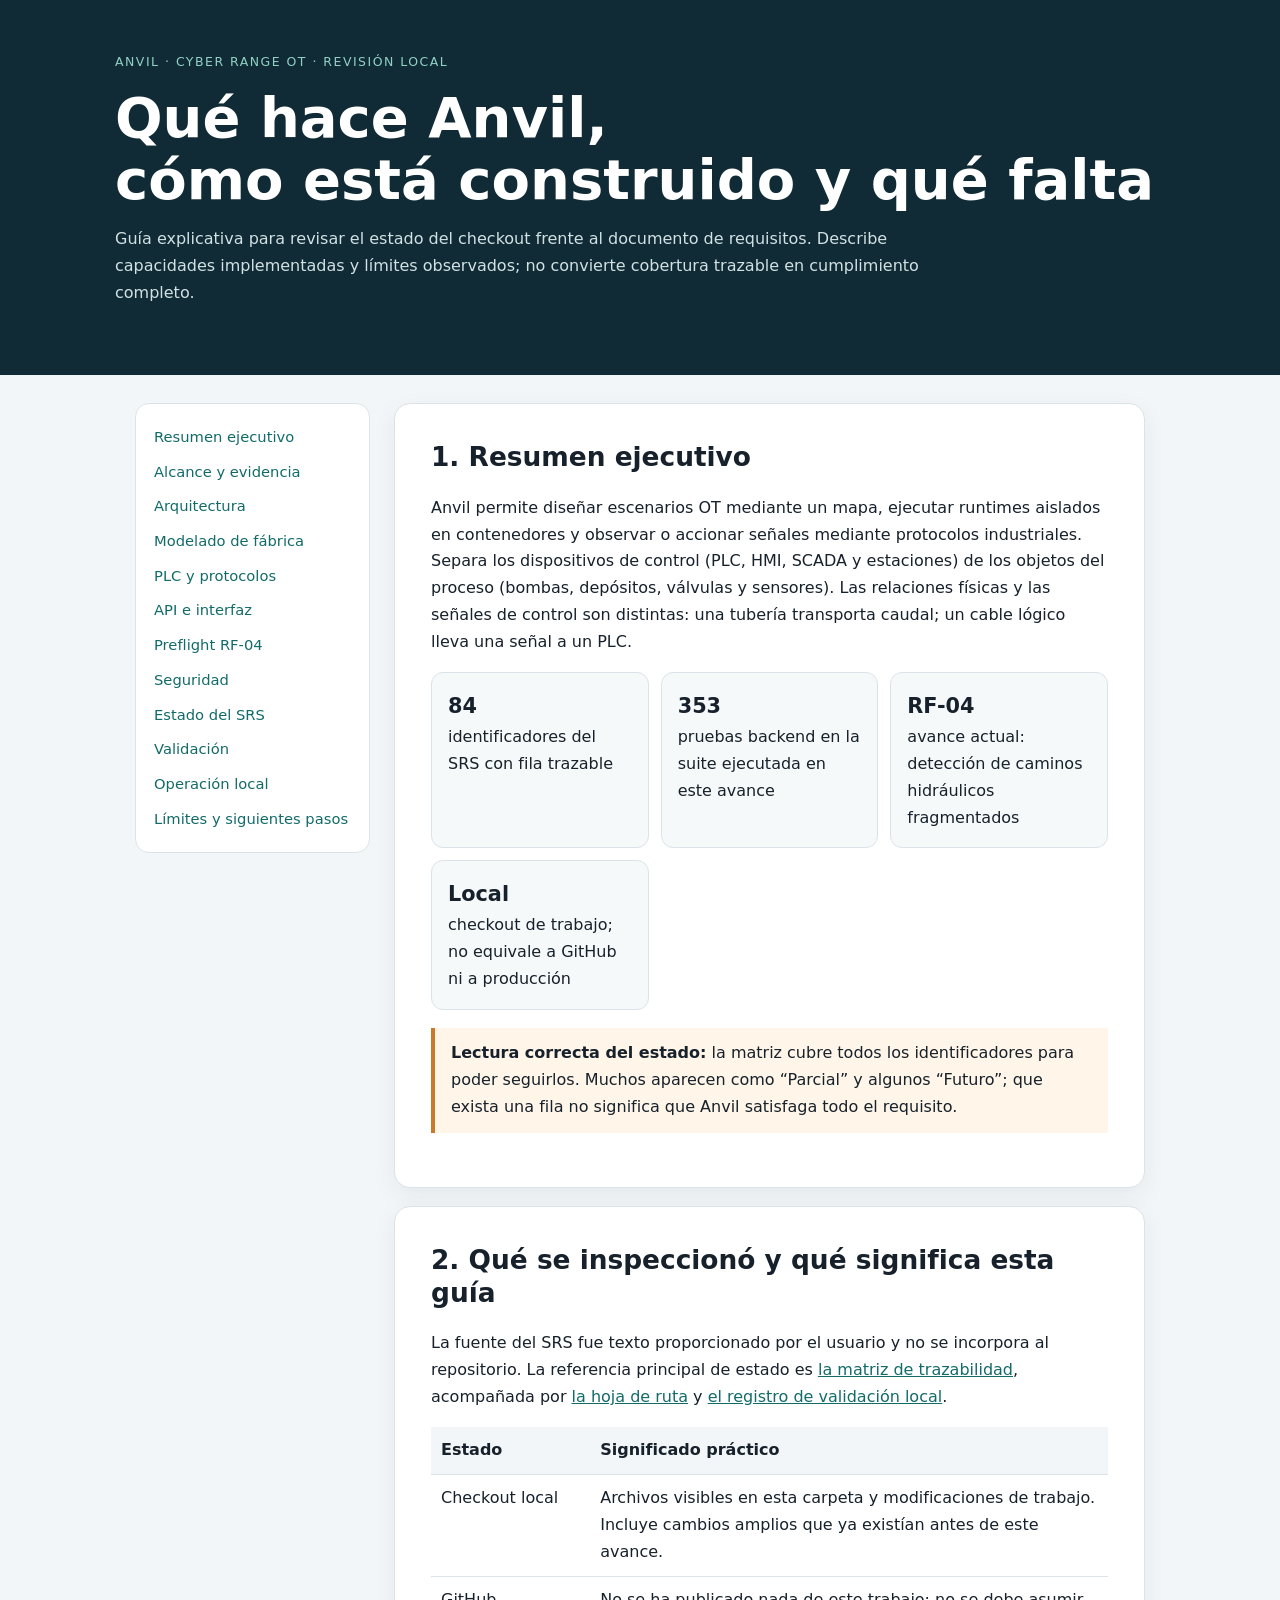
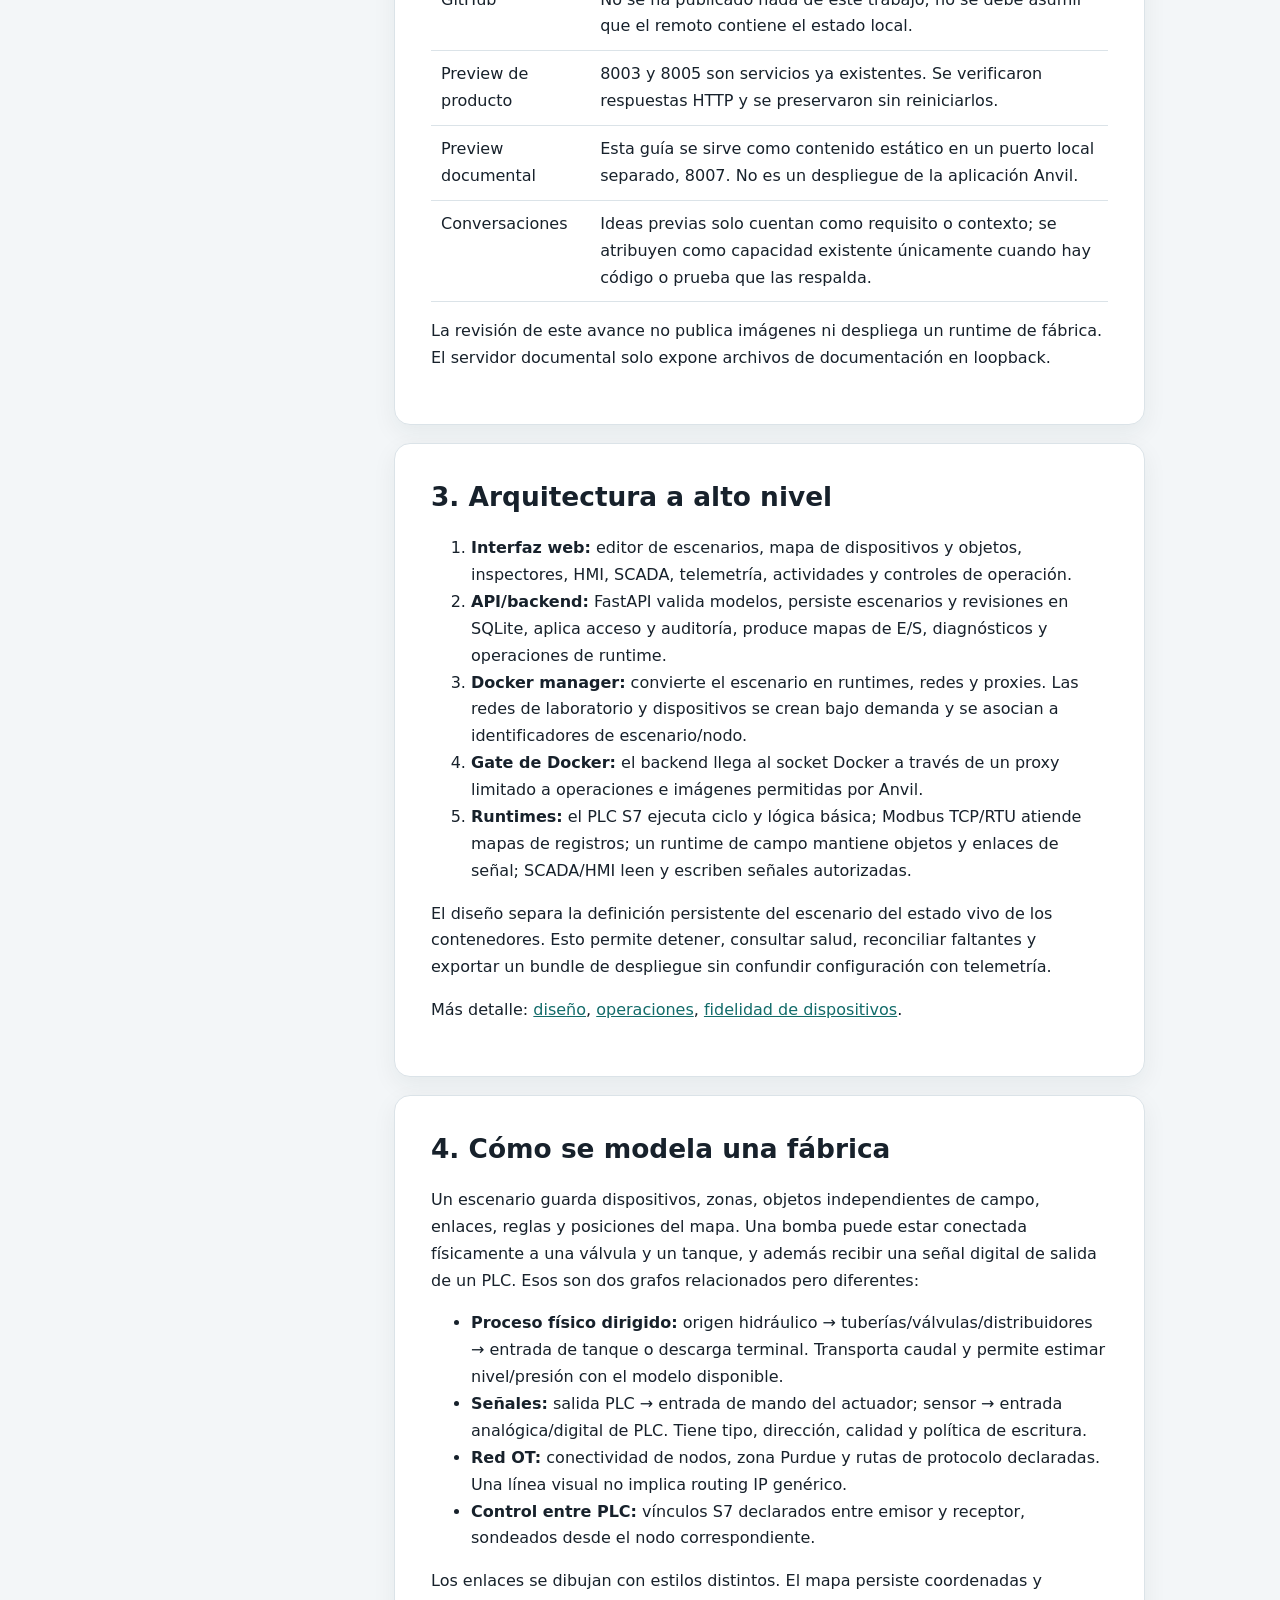
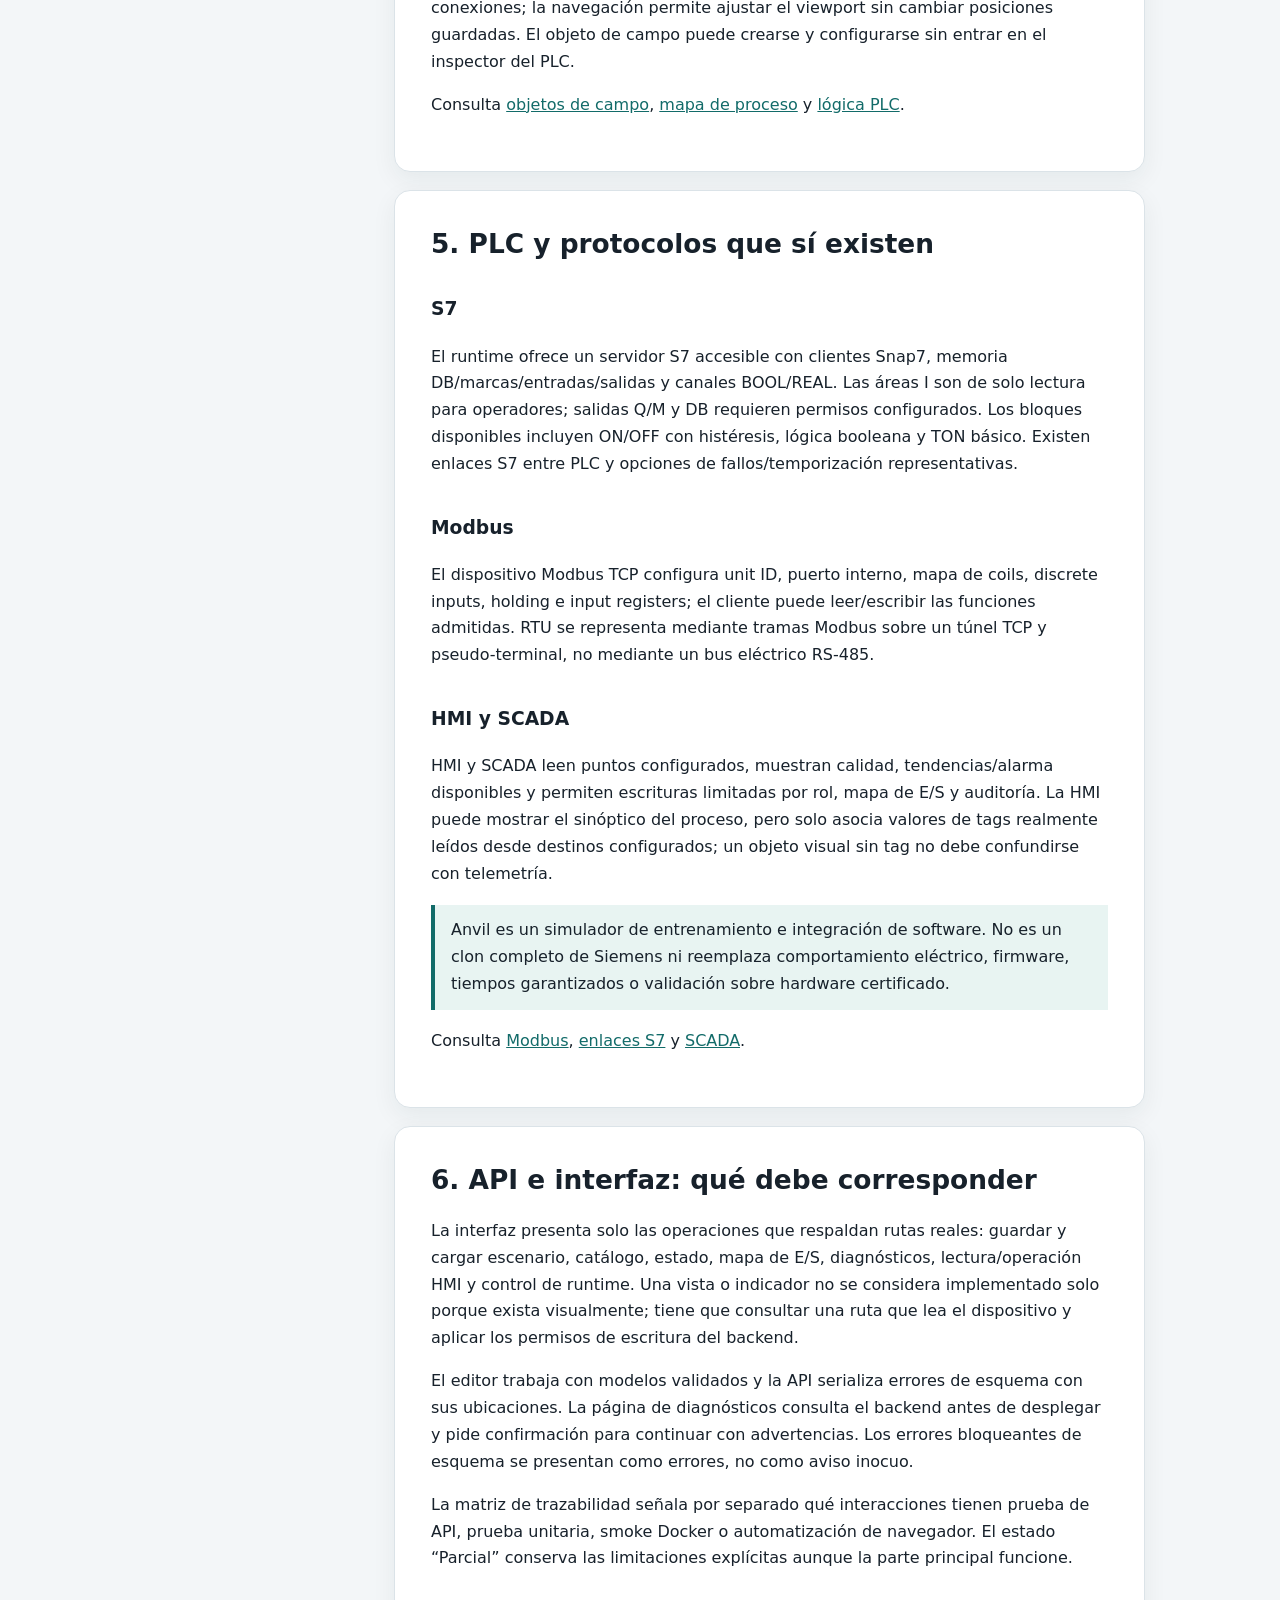
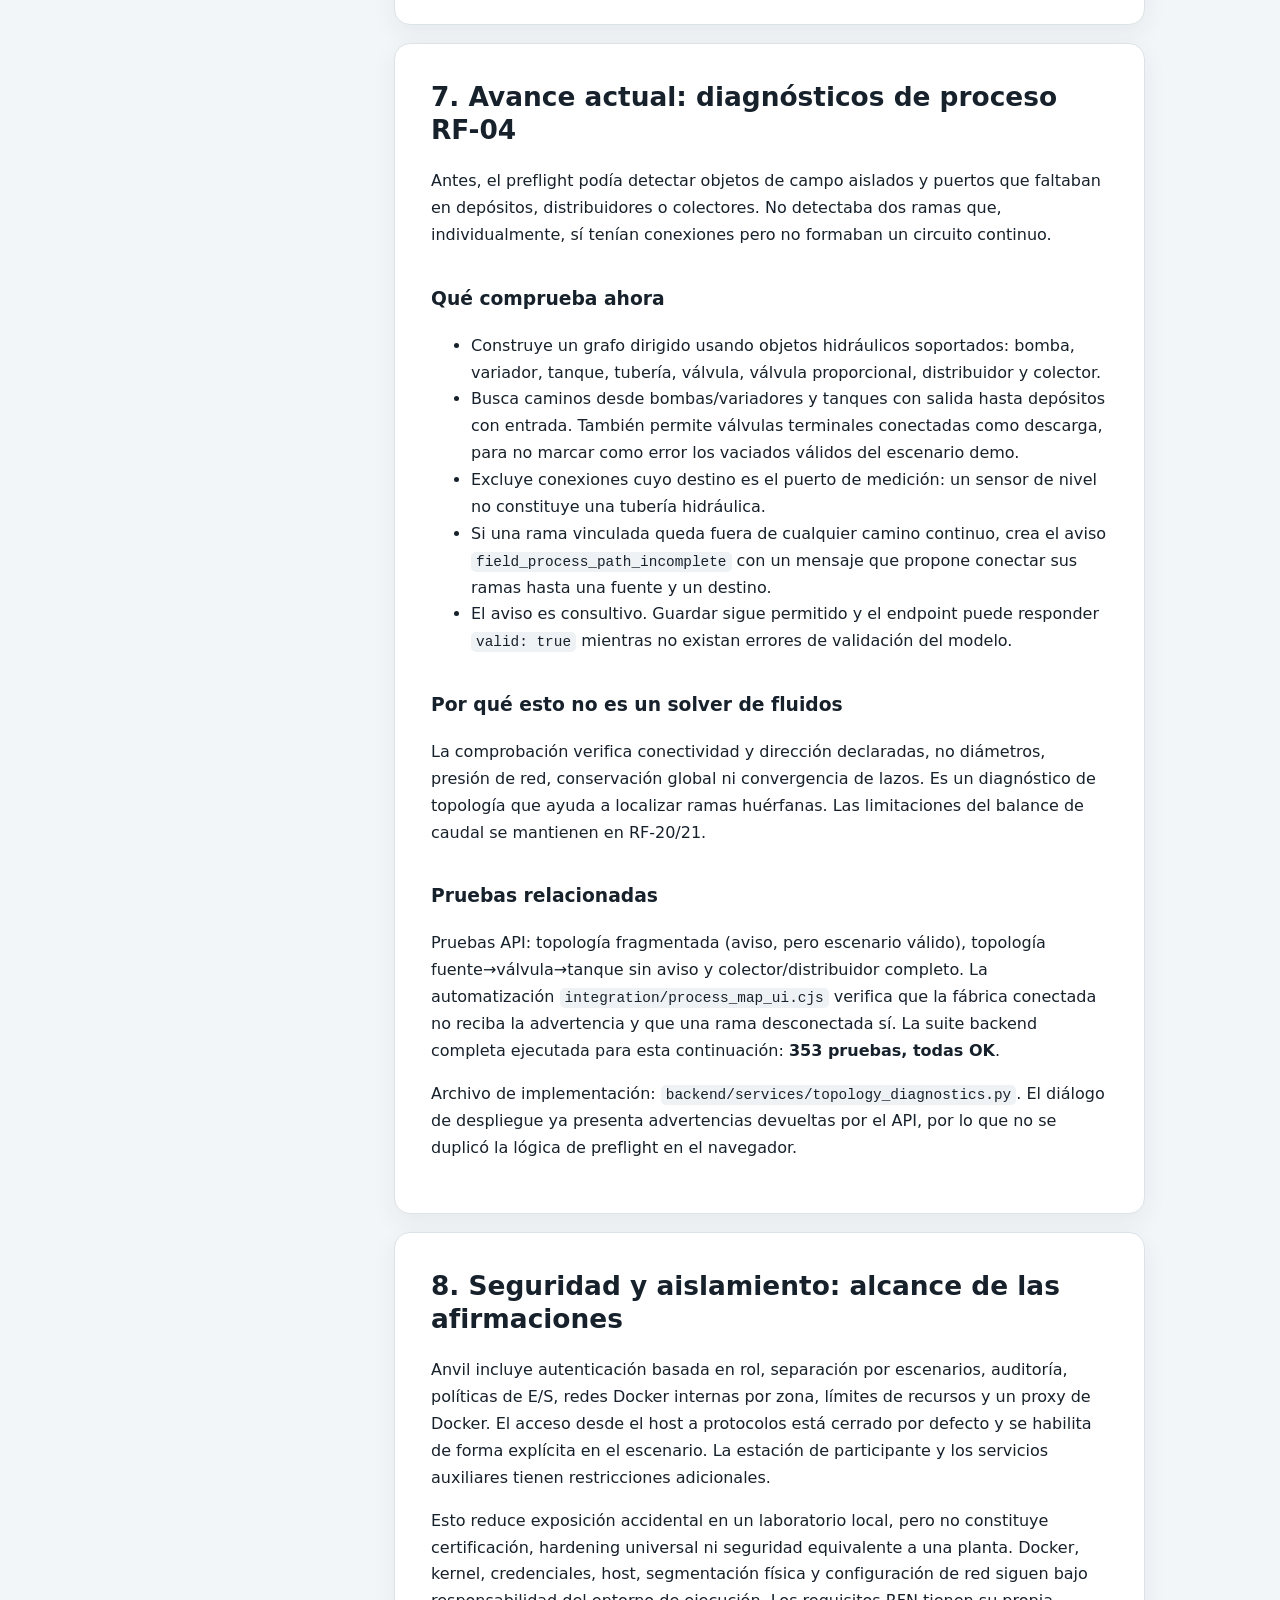
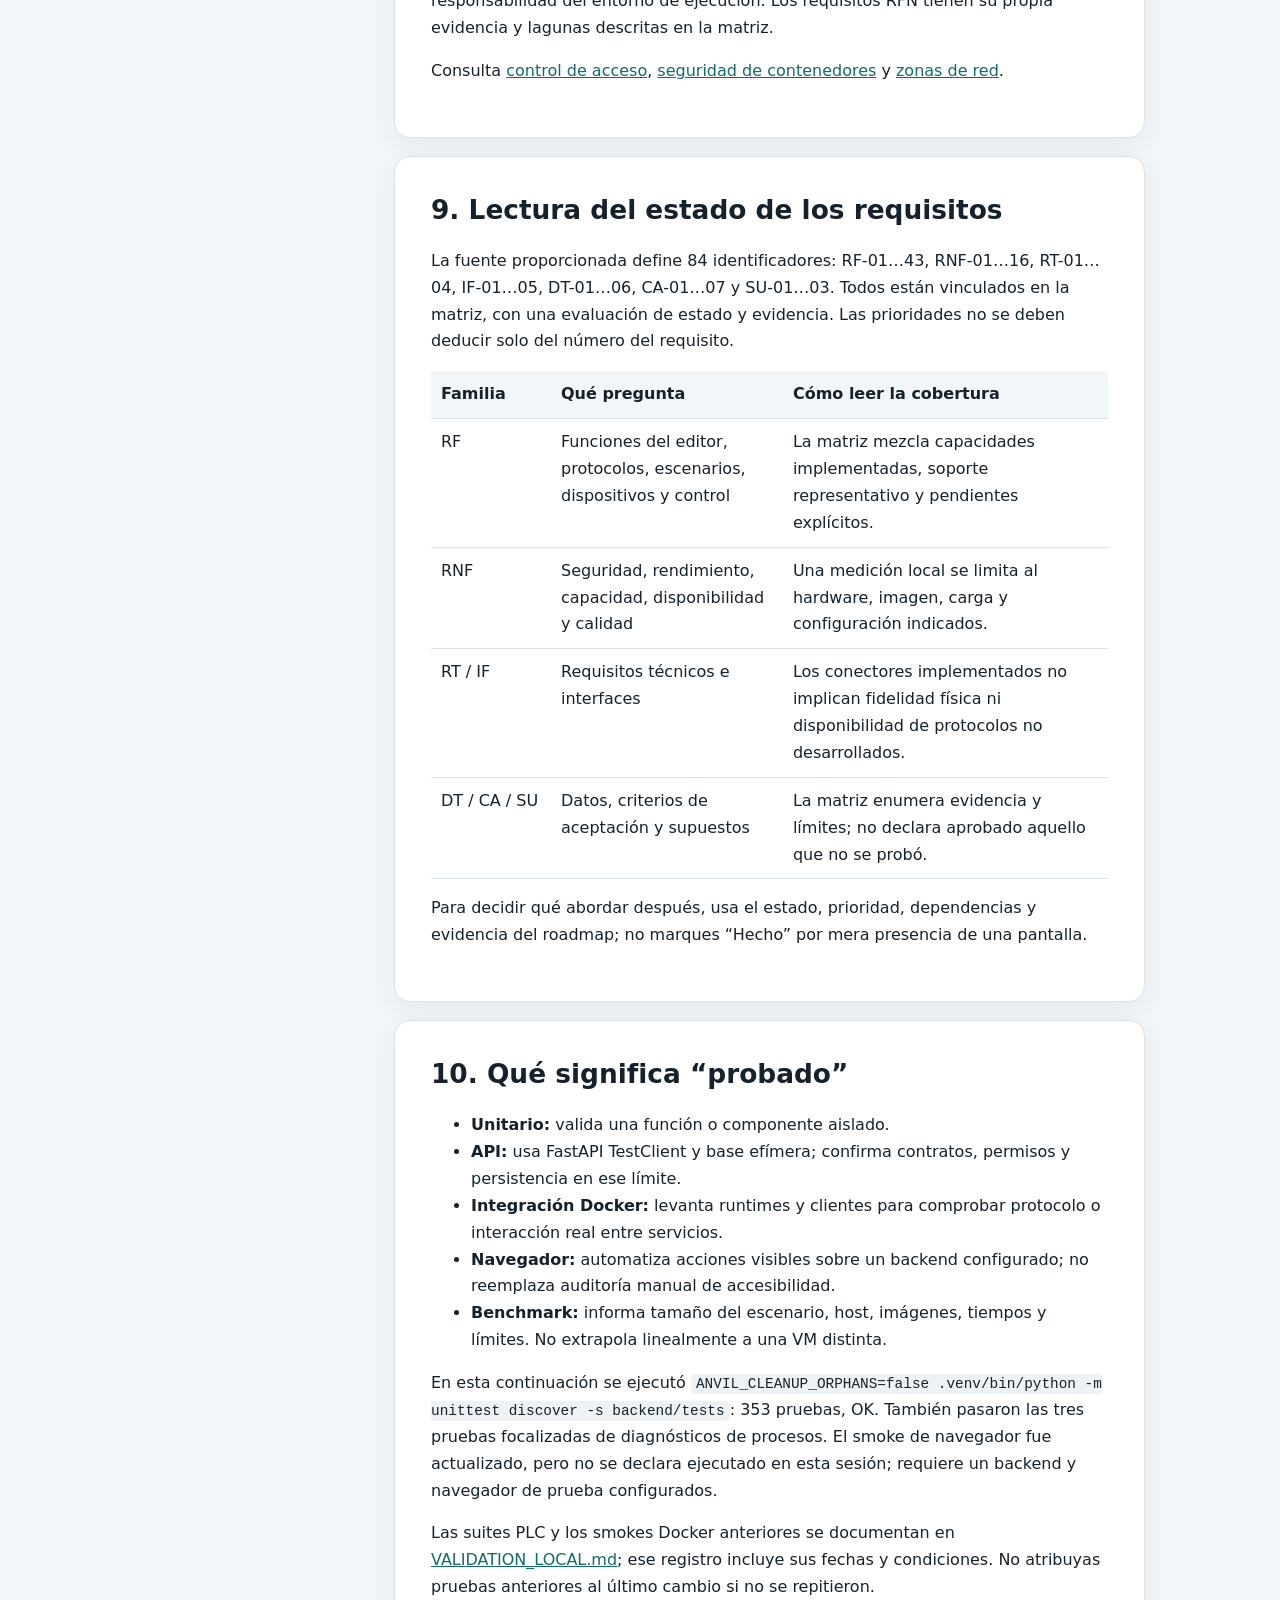
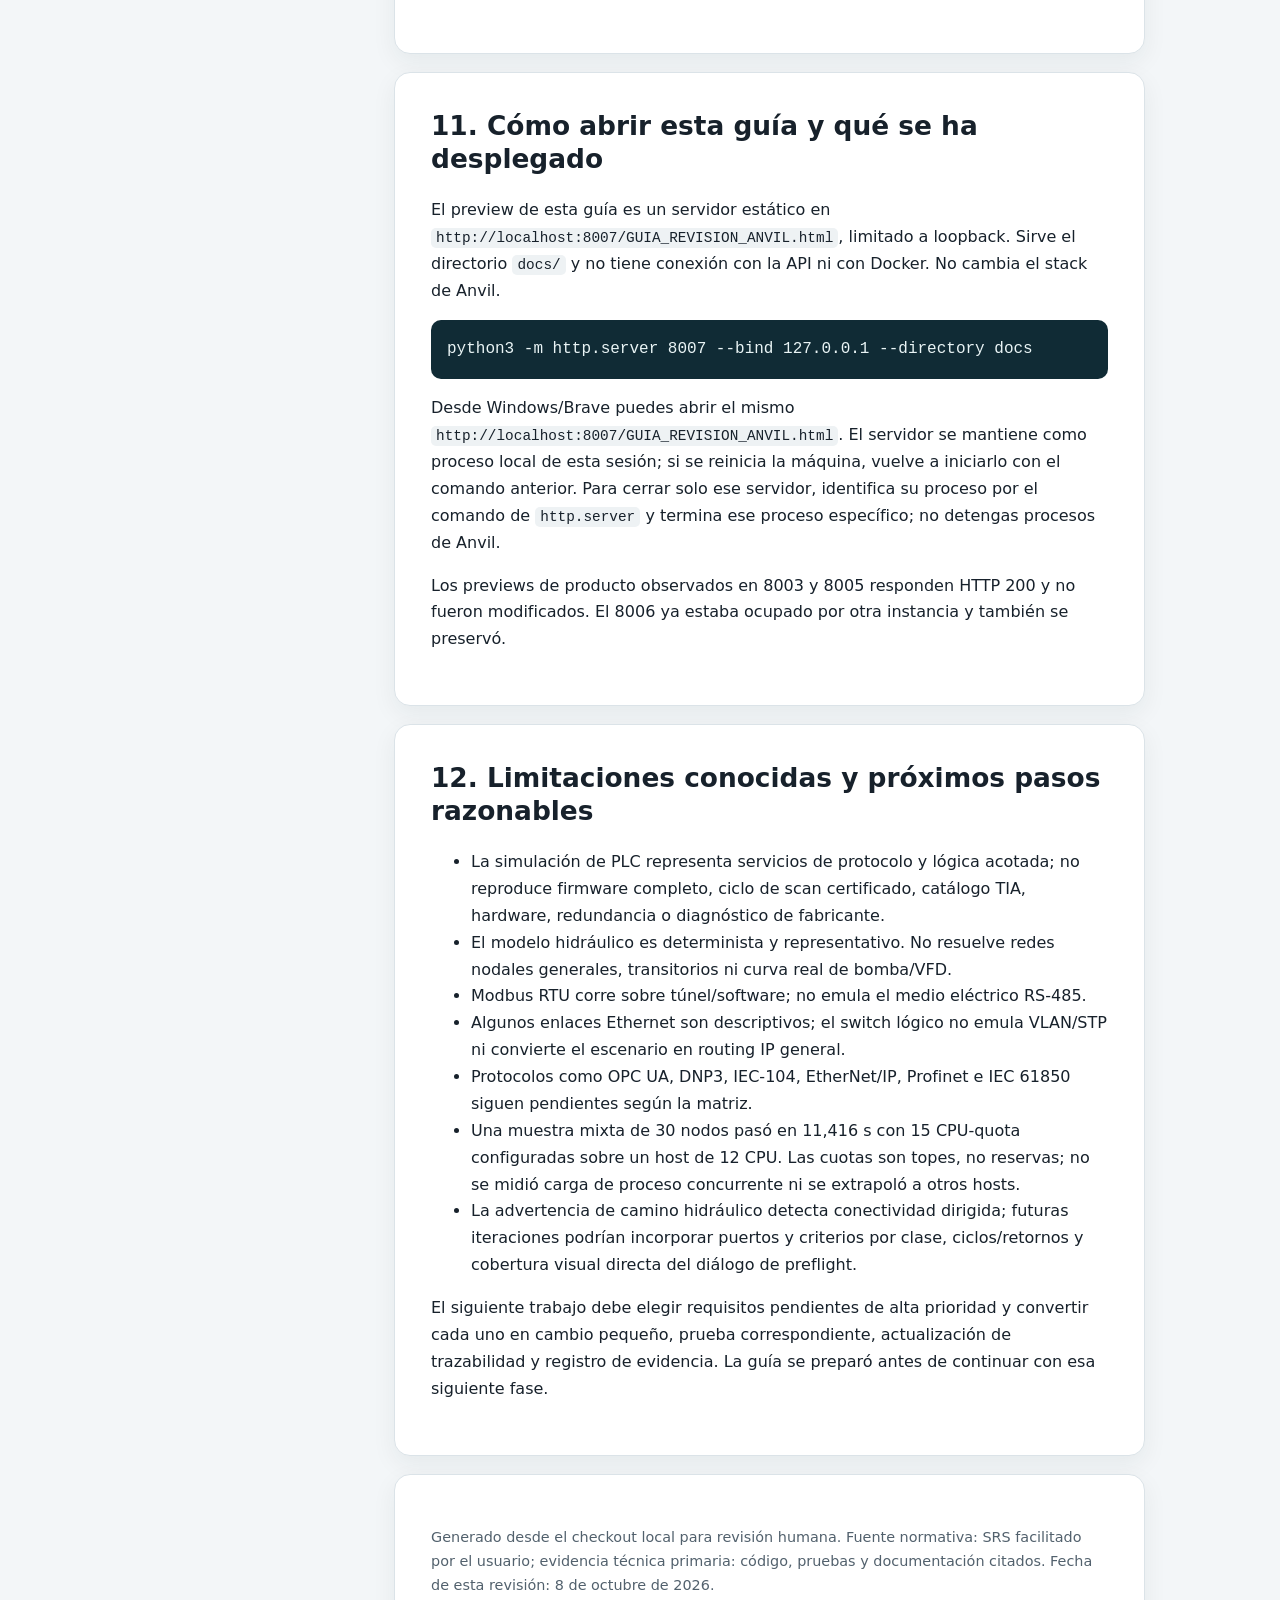
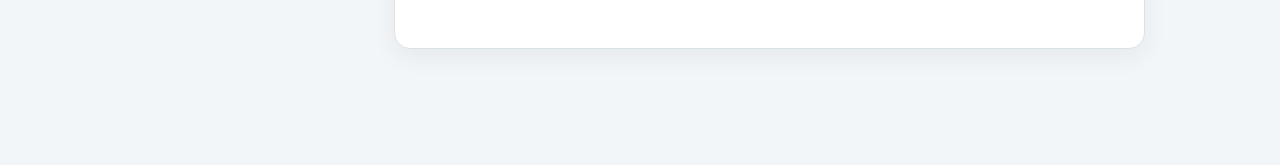
<file: docs/GUIA_REVISION_ANVIL.html>
<!doctype html>
<html lang="es"><head><meta charset="utf-8"><meta name="viewport" content="width=device-width,initial-scale=1"><title>Anvil · Guía de revisión del SRS</title>
<style>
:root{color-scheme:light;--ink:#17212b;--muted:#52616d;--bg:#f3f6f8;--card:#fff;--line:#dbe3e8;--accent:#126b69;--soft:#e8f4f2;--warn:#8a4b0f}*{box-sizing:border-box}body{margin:0;background:var(--bg);color:var(--ink);font:16px/1.68 system-ui,-apple-system,"Segoe UI",sans-serif}header{background:#102b35;color:white;padding:52px max(24px,calc((100vw - 1050px)/2));}header p{max-width:820px;color:#d1e1e4}header h1{font-size:clamp(2rem,5vw,3.5rem);line-height:1.1;margin:.25em 0}.eyebrow{letter-spacing:.12em;text-transform:uppercase;font-size:.78rem;color:#91d1c5}main{max-width:1050px;margin:28px auto;padding:0 20px 70px;display:grid;grid-template-columns:235px minmax(0,1fr);gap:24px}nav{position:sticky;top:18px;align-self:start;background:var(--card);border:1px solid var(--line);border-radius:14px;padding:16px}nav a{display:block;color:var(--accent);text-decoration:none;padding:5px 2px;font-size:.92rem}article{min-width:0}.card{background:var(--card);border:1px solid var(--line);border-radius:16px;padding:clamp(20px,4vw,36px);margin-bottom:18px;box-shadow:0 8px 24px #132b3510}h2{font-size:1.65rem;line-height:1.25;margin-top:0}h3{margin-top:1.8em}a{color:var(--accent)}code{background:#eef2f4;padding:.13em .35em;border-radius:5px;font-size:.9em}pre{overflow:auto;background:#102b35;color:#e9f4f5;padding:16px;border-radius:10px}.grid{display:grid;grid-template-columns:repeat(auto-fit,minmax(190px,1fr));gap:12px}.tile{background:#f6f9fa;border:1px solid var(--line);padding:16px;border-radius:12px}.tile b{display:block;font-size:1.3rem}.callout{border-left:4px solid var(--accent);background:var(--soft);padding:12px 16px;margin:18px 0}.warn{border-left-color:#c77b28;background:#fff6e9}table{border-collapse:collapse;width:100%;display:block;overflow:auto}th,td{text-align:left;vertical-align:top;padding:10px;border-bottom:1px solid var(--line);min-width:120px}th{background:#f3f6f8}footer{color:var(--muted);font-size:.9rem}@media(max-width:760px){main{grid-template-columns:1fr}nav{position:static;display:grid;grid-template-columns:1fr 1fr}header{padding:36px 22px}}
</style></head><body>
<header><div class="eyebrow">ANVIL · CYBER RANGE OT · REVISIÓN LOCAL</div><h1>Qué hace Anvil,<br>cómo está construido y qué falta</h1><p>Guía explicativa para revisar el estado del checkout frente al documento de requisitos. Describe capacidades implementadas y límites observados; no convierte cobertura trazable en cumplimiento completo.</p></header>
<main><nav aria-label="Contenido"><a href="#resumen">Resumen ejecutivo</a><a href="#alcance">Alcance y evidencia</a><a href="#arquitectura">Arquitectura</a><a href="#escenarios">Modelado de fábrica</a><a href="#protocolos">PLC y protocolos</a><a href="#api-ui">API e interfaz</a><a href="#preflight">Preflight RF-04</a><a href="#seguridad">Seguridad</a><a href="#requisitos">Estado del SRS</a><a href="#validacion">Validación</a><a href="#operacion">Operación local</a><a href="#limites">Límites y siguientes pasos</a></nav><article>
<section class="card" id="resumen"><h2>1. Resumen ejecutivo</h2><p>Anvil permite diseñar escenarios OT mediante un mapa, ejecutar runtimes aislados en contenedores y observar o accionar señales mediante protocolos industriales. Separa los dispositivos de control (PLC, HMI, SCADA y estaciones) de los objetos del proceso (bombas, depósitos, válvulas y sensores). Las relaciones físicas y las señales de control son distintas: una tubería transporta caudal; un cable lógico lleva una señal a un PLC.</p><div class="grid"><div class="tile"><b>84</b>identificadores del SRS con fila trazable</div><div class="tile"><b>353</b>pruebas backend en la suite ejecutada en este avance</div><div class="tile"><b>RF-04</b>avance actual: detección de caminos hidráulicos fragmentados</div><div class="tile"><b>Local</b>checkout de trabajo; no equivale a GitHub ni a producción</div></div><div class="callout warn"><strong>Lectura correcta del estado:</strong> la matriz cubre todos los identificadores para poder seguirlos. Muchos aparecen como “Parcial” y algunos “Futuro”; que exista una fila no significa que Anvil satisfaga todo el requisito.</div></section>
<section class="card" id="alcance"><h2>2. Qué se inspeccionó y qué significa esta guía</h2><p>La fuente del SRS fue texto proporcionado por el usuario y no se incorpora al repositorio. La referencia principal de estado es <a href="SRS_TRACEABILITY.md">la matriz de trazabilidad</a>, acompañada por <a href="ROADMAP.md">la hoja de ruta</a> y <a href="VALIDATION_LOCAL.md">el registro de validación local</a>.</p><table><thead><tr><th>Estado</th><th>Significado práctico</th></tr></thead><tbody><tr><td>Checkout local</td><td>Archivos visibles en esta carpeta y modificaciones de trabajo. Incluye cambios amplios que ya existían antes de este avance.</td></tr><tr><td>GitHub</td><td>No se ha publicado nada de este trabajo; no se debe asumir que el remoto contiene el estado local.</td></tr><tr><td>Preview de producto</td><td>8003 y 8005 son servicios ya existentes. Se verificaron respuestas HTTP y se preservaron sin reiniciarlos.</td></tr><tr><td>Preview documental</td><td>Esta guía se sirve como contenido estático en un puerto local separado, 8007. No es un despliegue de la aplicación Anvil.</td></tr><tr><td>Conversaciones</td><td>Ideas previas solo cuentan como requisito o contexto; se atribuyen como capacidad existente únicamente cuando hay código o prueba que las respalda.</td></tr></tbody></table><p>La revisión de este avance no publica imágenes ni despliega un runtime de fábrica. El servidor documental solo expone archivos de documentación en loopback.</p></section>
<section class="card" id="arquitectura"><h2>3. Arquitectura a alto nivel</h2><ol><li><strong>Interfaz web:</strong> editor de escenarios, mapa de dispositivos y objetos, inspectores, HMI, SCADA, telemetría, actividades y controles de operación.</li><li><strong>API/backend:</strong> FastAPI valida modelos, persiste escenarios y revisiones en SQLite, aplica acceso y auditoría, produce mapas de E/S, diagnósticos y operaciones de runtime.</li><li><strong>Docker manager:</strong> convierte el escenario en runtimes, redes y proxies. Las redes de laboratorio y dispositivos se crean bajo demanda y se asocian a identificadores de escenario/nodo.</li><li><strong>Gate de Docker:</strong> el backend llega al socket Docker a través de un proxy limitado a operaciones e imágenes permitidas por Anvil.</li><li><strong>Runtimes:</strong> el PLC S7 ejecuta ciclo y lógica básica; Modbus TCP/RTU atiende mapas de registros; un runtime de campo mantiene objetos y enlaces de señal; SCADA/HMI leen y escriben señales autorizadas.</li></ol><p>El diseño separa la definición persistente del escenario del estado vivo de los contenedores. Esto permite detener, consultar salud, reconciliar faltantes y exportar un bundle de despliegue sin confundir configuración con telemetría.</p><p>Más detalle: <a href="DESIGN.md">diseño</a>, <a href="OPERATIONS.md">operaciones</a>, <a href="DEVICE_FIDELITY.md">fidelidad de dispositivos</a>.</p></section>
<section class="card" id="escenarios"><h2>4. Cómo se modela una fábrica</h2><p>Un escenario guarda dispositivos, zonas, objetos independientes de campo, enlaces, reglas y posiciones del mapa. Una bomba puede estar conectada físicamente a una válvula y un tanque, y además recibir una señal digital de salida de un PLC. Esos son dos grafos relacionados pero diferentes:</p><ul><li><strong>Proceso físico dirigido:</strong> origen hidráulico → tuberías/válvulas/distribuidores → entrada de tanque o descarga terminal. Transporta caudal y permite estimar nivel/presión con el modelo disponible.</li><li><strong>Señales:</strong> salida PLC → entrada de mando del actuador; sensor → entrada analógica/digital de PLC. Tiene tipo, dirección, calidad y política de escritura.</li><li><strong>Red OT:</strong> conectividad de nodos, zona Purdue y rutas de protocolo declaradas. Una línea visual no implica routing IP genérico.</li><li><strong>Control entre PLC:</strong> vínculos S7 declarados entre emisor y receptor, sondeados desde el nodo correspondiente.</li></ul><p>Los enlaces se dibujan con estilos distintos. El mapa persiste coordenadas y conexiones; la navegación permite ajustar el viewport sin cambiar posiciones guardadas. El objeto de campo puede crearse y configurarse sin entrar en el inspector del PLC.</p><p>Consulta <a href="FIELD_OBJECTS.md">objetos de campo</a>, <a href="PROCESS_MAP.md">mapa de proceso</a> y <a href="PLC_LOGIC.md">lógica PLC</a>.</p></section>
<section class="card" id="protocolos"><h2>5. PLC y protocolos que sí existen</h2><h3>S7</h3><p>El runtime ofrece un servidor S7 accesible con clientes Snap7, memoria DB/marcas/entradas/salidas y canales BOOL/REAL. Las áreas I son de solo lectura para operadores; salidas Q/M y DB requieren permisos configurados. Los bloques disponibles incluyen ON/OFF con histéresis, lógica booleana y TON básico. Existen enlaces S7 entre PLC y opciones de fallos/temporización representativas.</p><h3>Modbus</h3><p>El dispositivo Modbus TCP configura unit ID, puerto interno, mapa de coils, discrete inputs, holding e input registers; el cliente puede leer/escribir las funciones admitidas. RTU se representa mediante tramas Modbus sobre un túnel TCP y pseudo-terminal, no mediante un bus eléctrico RS-485.</p><h3>HMI y SCADA</h3><p>HMI y SCADA leen puntos configurados, muestran calidad, tendencias/alarma disponibles y permiten escrituras limitadas por rol, mapa de E/S y auditoría. La HMI puede mostrar el sinóptico del proceso, pero solo asocia valores de tags realmente leídos desde destinos configurados; un objeto visual sin tag no debe confundirse con telemetría.</p><div class="callout">Anvil es un simulador de entrenamiento e integración de software. No es un clon completo de Siemens ni reemplaza comportamiento eléctrico, firmware, tiempos garantizados o validación sobre hardware certificado.</div><p>Consulta <a href="MODBUS.md">Modbus</a>, <a href="S7_LINKS.md">enlaces S7</a> y <a href="SCADA.md">SCADA</a>.</p></section>
<section class="card" id="api-ui"><h2>6. API e interfaz: qué debe corresponder</h2><p>La interfaz presenta solo las operaciones que respaldan rutas reales: guardar y cargar escenario, catálogo, estado, mapa de E/S, diagnósticos, lectura/operación HMI y control de runtime. Una vista o indicador no se considera implementado solo porque exista visualmente; tiene que consultar una ruta que lea el dispositivo y aplicar los permisos de escritura del backend.</p><p>El editor trabaja con modelos validados y la API serializa errores de esquema con sus ubicaciones. La página de diagnósticos consulta el backend antes de desplegar y pide confirmación para continuar con advertencias. Los errores bloqueantes de esquema se presentan como errores, no como aviso inocuo.</p><p>La matriz de trazabilidad señala por separado qué interacciones tienen prueba de API, prueba unitaria, smoke Docker o automatización de navegador. El estado “Parcial” conserva las limitaciones explícitas aunque la parte principal funcione.</p></section>
<section class="card" id="preflight"><h2>7. Avance actual: diagnósticos de proceso RF-04</h2><p>Antes, el preflight podía detectar objetos de campo aislados y puertos que faltaban en depósitos, distribuidores o colectores. No detectaba dos ramas que, individualmente, sí tenían conexiones pero no formaban un circuito continuo.</p><h3>Qué comprueba ahora</h3><ul><li>Construye un grafo dirigido usando objetos hidráulicos soportados: bomba, variador, tanque, tubería, válvula, válvula proporcional, distribuidor y colector.</li><li>Busca caminos desde bombas/variadores y tanques con salida hasta depósitos con entrada. También permite válvulas terminales conectadas como descarga, para no marcar como error los vaciados válidos del escenario demo.</li><li>Excluye conexiones cuyo destino es el puerto de medición: un sensor de nivel no constituye una tubería hidráulica.</li><li>Si una rama vinculada queda fuera de cualquier camino continuo, crea el aviso <code>field_process_path_incomplete</code> con un mensaje que propone conectar sus ramas hasta una fuente y un destino.</li><li>El aviso es consultivo. Guardar sigue permitido y el endpoint puede responder <code>valid: true</code> mientras no existan errores de validación del modelo.</li></ul><h3>Por qué esto no es un solver de fluidos</h3><p>La comprobación verifica conectividad y dirección declaradas, no diámetros, presión de red, conservación global ni convergencia de lazos. Es un diagnóstico de topología que ayuda a localizar ramas huérfanas. Las limitaciones del balance de caudal se mantienen en RF-20/21.</p><h3>Pruebas relacionadas</h3><p>Pruebas API: topología fragmentada (aviso, pero escenario válido), topología fuente→válvula→tanque sin aviso y colector/distribuidor completo. La automatización <code>integration/process_map_ui.cjs</code> verifica que la fábrica conectada no reciba la advertencia y que una rama desconectada sí. La suite backend completa ejecutada para esta continuación: <strong>353 pruebas, todas OK</strong>.</p><p>Archivo de implementación: <code>backend/services/topology_diagnostics.py</code>. El diálogo de despliegue ya presenta advertencias devueltas por el API, por lo que no se duplicó la lógica de preflight en el navegador.</p></section>
<section class="card" id="seguridad"><h2>8. Seguridad y aislamiento: alcance de las afirmaciones</h2><p>Anvil incluye autenticación basada en rol, separación por escenarios, auditoría, políticas de E/S, redes Docker internas por zona, límites de recursos y un proxy de Docker. El acceso desde el host a protocolos está cerrado por defecto y se habilita de forma explícita en el escenario. La estación de participante y los servicios auxiliares tienen restricciones adicionales.</p><p>Esto reduce exposición accidental en un laboratorio local, pero no constituye certificación, hardening universal ni seguridad equivalente a una planta. Docker, kernel, credenciales, host, segmentación física y configuración de red siguen bajo responsabilidad del entorno de ejecución. Los requisitos RFN tienen su propia evidencia y lagunas descritas en la matriz.</p><p>Consulta <a href="ACCESS.md">control de acceso</a>, <a href="CONTAINER_SECURITY.md">seguridad de contenedores</a> y <a href="NETWORK_ZONES.md">zonas de red</a>.</p></section>
<section class="card" id="requisitos"><h2>9. Lectura del estado de los requisitos</h2><p>La fuente proporcionada define 84 identificadores: RF-01…43, RNF-01…16, RT-01…04, IF-01…05, DT-01…06, CA-01…07 y SU-01…03. Todos están vinculados en la matriz, con una evaluación de estado y evidencia. Las prioridades no se deben deducir solo del número del requisito.</p><table><thead><tr><th>Familia</th><th>Qué pregunta</th><th>Cómo leer la cobertura</th></tr></thead><tbody><tr><td>RF</td><td>Funciones del editor, protocolos, escenarios, dispositivos y control</td><td>La matriz mezcla capacidades implementadas, soporte representativo y pendientes explícitos.</td></tr><tr><td>RNF</td><td>Seguridad, rendimiento, capacidad, disponibilidad y calidad</td><td>Una medición local se limita al hardware, imagen, carga y configuración indicados.</td></tr><tr><td>RT / IF</td><td>Requisitos técnicos e interfaces</td><td>Los conectores implementados no implican fidelidad física ni disponibilidad de protocolos no desarrollados.</td></tr><tr><td>DT / CA / SU</td><td>Datos, criterios de aceptación y supuestos</td><td>La matriz enumera evidencia y límites; no declara aprobado aquello que no se probó.</td></tr></tbody></table><p>Para decidir qué abordar después, usa el estado, prioridad, dependencias y evidencia del roadmap; no marques “Hecho” por mera presencia de una pantalla.</p></section>
<section class="card" id="validacion"><h2>10. Qué significa “probado”</h2><ul><li><strong>Unitario:</strong> valida una función o componente aislado.</li><li><strong>API:</strong> usa FastAPI TestClient y base efímera; confirma contratos, permisos y persistencia en ese límite.</li><li><strong>Integración Docker:</strong> levanta runtimes y clientes para comprobar protocolo o interacción real entre servicios.</li><li><strong>Navegador:</strong> automatiza acciones visibles sobre un backend configurado; no reemplaza auditoría manual de accesibilidad.</li><li><strong>Benchmark:</strong> informa tamaño del escenario, host, imágenes, tiempos y límites. No extrapola linealmente a una VM distinta.</li></ul><p>En esta continuación se ejecutó <code>ANVIL_CLEANUP_ORPHANS=false .venv/bin/python -m unittest discover -s backend/tests</code>: 353 pruebas, OK. También pasaron las tres pruebas focalizadas de diagnósticos de procesos. El smoke de navegador fue actualizado, pero no se declara ejecutado en esta sesión; requiere un backend y navegador de prueba configurados.</p><p>Las suites PLC y los smokes Docker anteriores se documentan en <a href="VALIDATION_LOCAL.md">VALIDATION_LOCAL.md</a>; ese registro incluye sus fechas y condiciones. No atribuyas pruebas anteriores al último cambio si no se repitieron.</p></section>
<section class="card" id="operacion"><h2>11. Cómo abrir esta guía y qué se ha desplegado</h2><p>El preview de esta guía es un servidor estático en <code>http://localhost:8007/GUIA_REVISION_ANVIL.html</code>, limitado a loopback. Sirve el directorio <code>docs/</code> y no tiene conexión con la API ni con Docker. No cambia el stack de Anvil.</p><pre>python3 -m http.server 8007 --bind 127.0.0.1 --directory docs</pre><p>Desde Windows/Brave puedes abrir el mismo <code>http://localhost:8007/GUIA_REVISION_ANVIL.html</code>. El servidor se mantiene como proceso local de esta sesión; si se reinicia la máquina, vuelve a iniciarlo con el comando anterior. Para cerrar solo ese servidor, identifica su proceso por el comando de <code>http.server</code> y termina ese proceso específico; no detengas procesos de Anvil.</p><p>Los previews de producto observados en 8003 y 8005 responden HTTP 200 y no fueron modificados. El 8006 ya estaba ocupado por otra instancia y también se preservó.</p></section>
<section class="card" id="limites"><h2>12. Limitaciones conocidas y próximos pasos razonables</h2><ul><li>La simulación de PLC representa servicios de protocolo y lógica acotada; no reproduce firmware completo, ciclo de scan certificado, catálogo TIA, hardware, redundancia o diagnóstico de fabricante.</li><li>El modelo hidráulico es determinista y representativo. No resuelve redes nodales generales, transitorios ni curva real de bomba/VFD.</li><li>Modbus RTU corre sobre túnel/software; no emula el medio eléctrico RS-485.</li><li>Algunos enlaces Ethernet son descriptivos; el switch lógico no emula VLAN/STP ni convierte el escenario en routing IP general.</li><li>Protocolos como OPC UA, DNP3, IEC-104, EtherNet/IP, Profinet e IEC 61850 siguen pendientes según la matriz.</li><li>Una muestra mixta de 30 nodos pasó en 11,416 s con 15 CPU-quota configuradas sobre un host de 12 CPU. Las cuotas son topes, no reservas; no se midió carga de proceso concurrente ni se extrapoló a otros hosts.</li><li>La advertencia de camino hidráulico detecta conectividad dirigida; futuras iteraciones podrían incorporar puertos y criterios por clase, ciclos/retornos y cobertura visual directa del diálogo de preflight.</li></ul><p>El siguiente trabajo debe elegir requisitos pendientes de alta prioridad y convertir cada uno en cambio pequeño, prueba correspondiente, actualización de trazabilidad y registro de evidencia. La guía se preparó antes de continuar con esa siguiente fase.</p></section>
<footer class="card"><p>Generado desde el checkout local para revisión humana. Fuente normativa: SRS facilitado por el usuario; evidencia técnica primaria: código, pruebas y documentación citados. Fecha de esta revisión: 8 de octubre de 2026.</p></footer>
</article></main></body></html>
</file>
